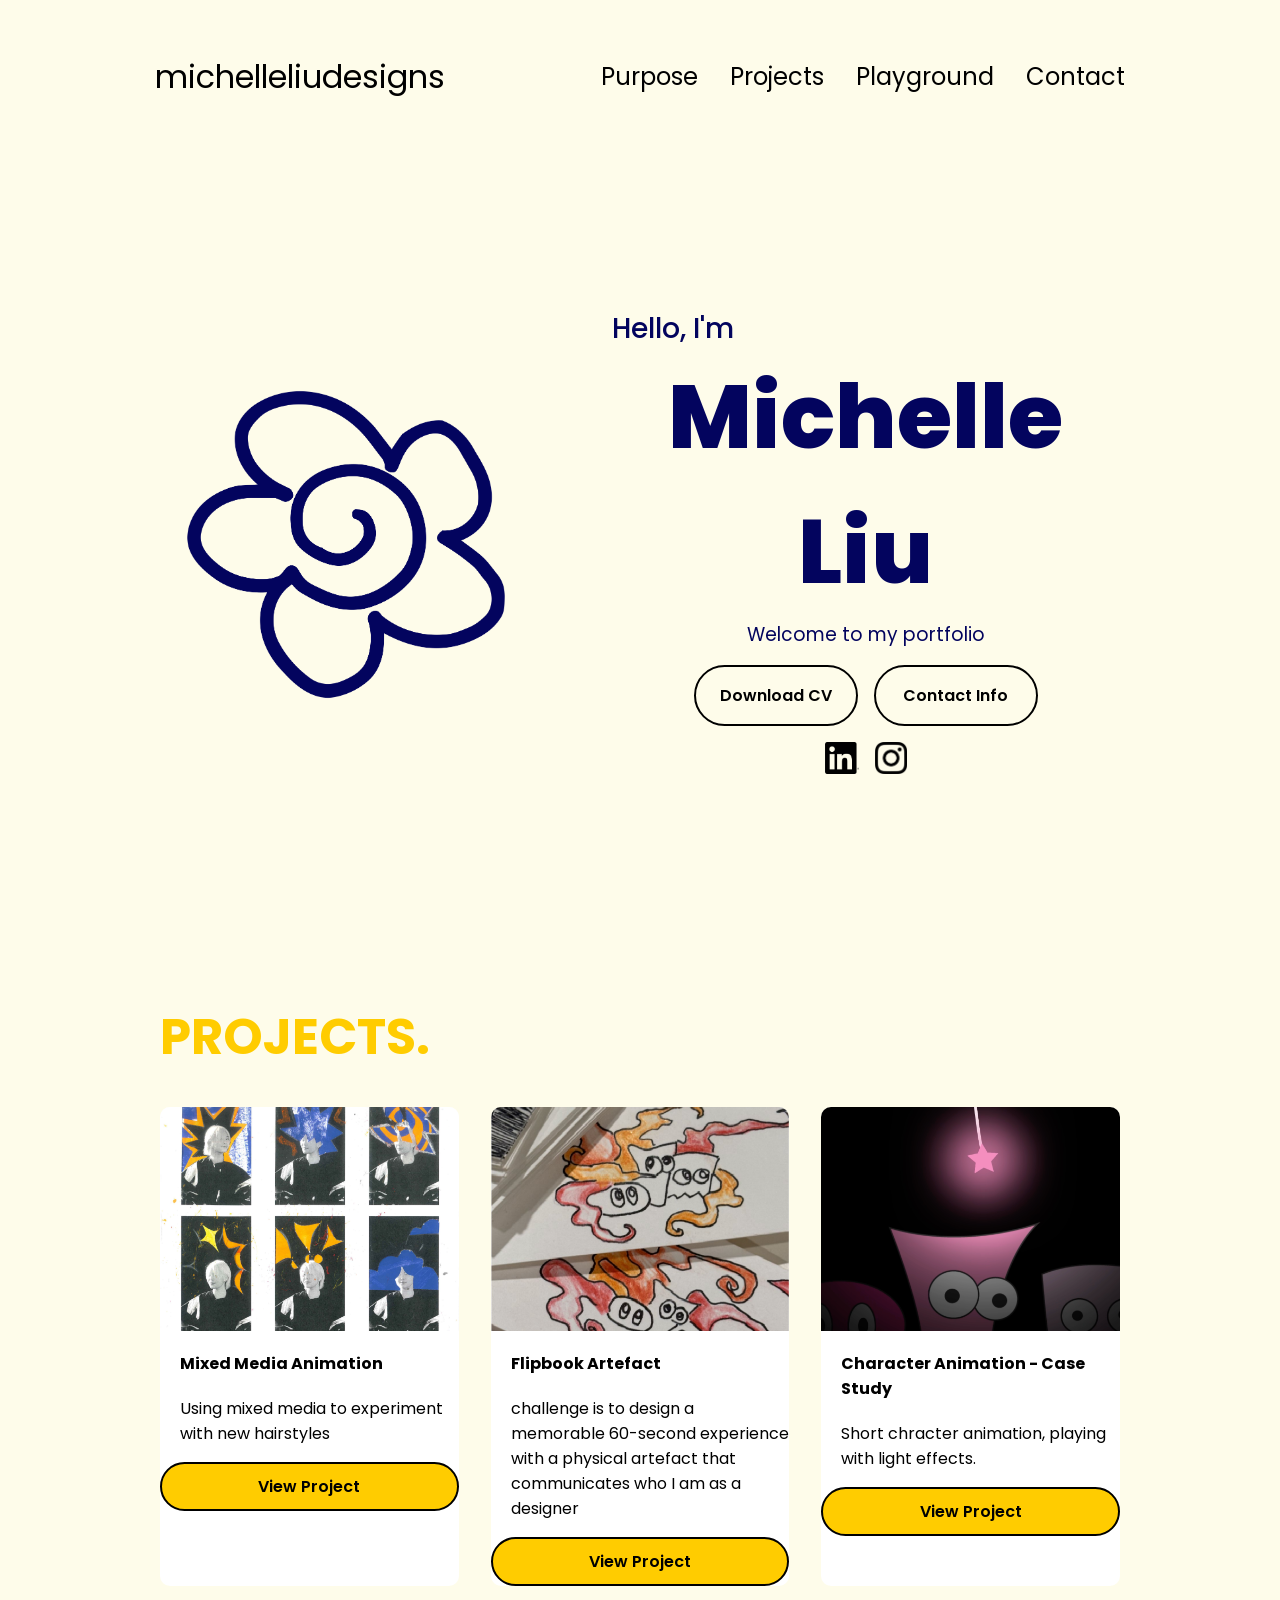
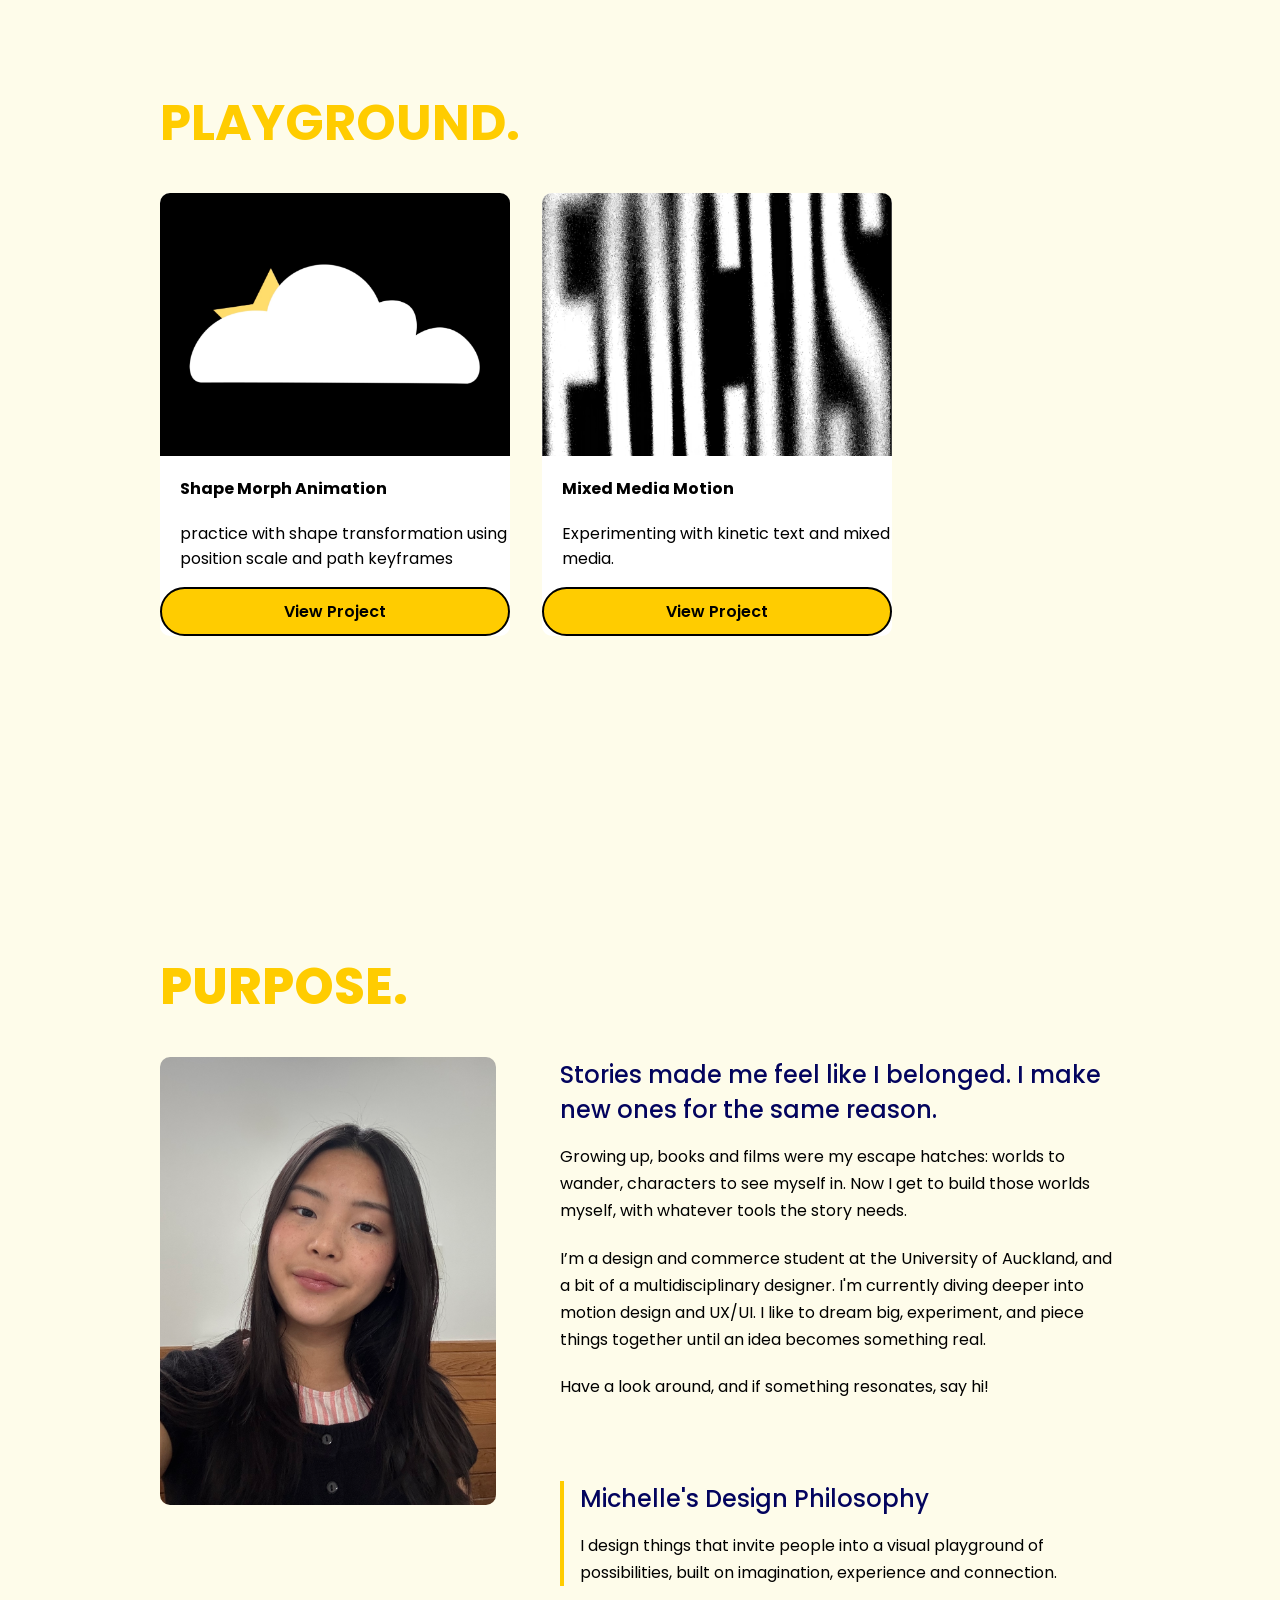
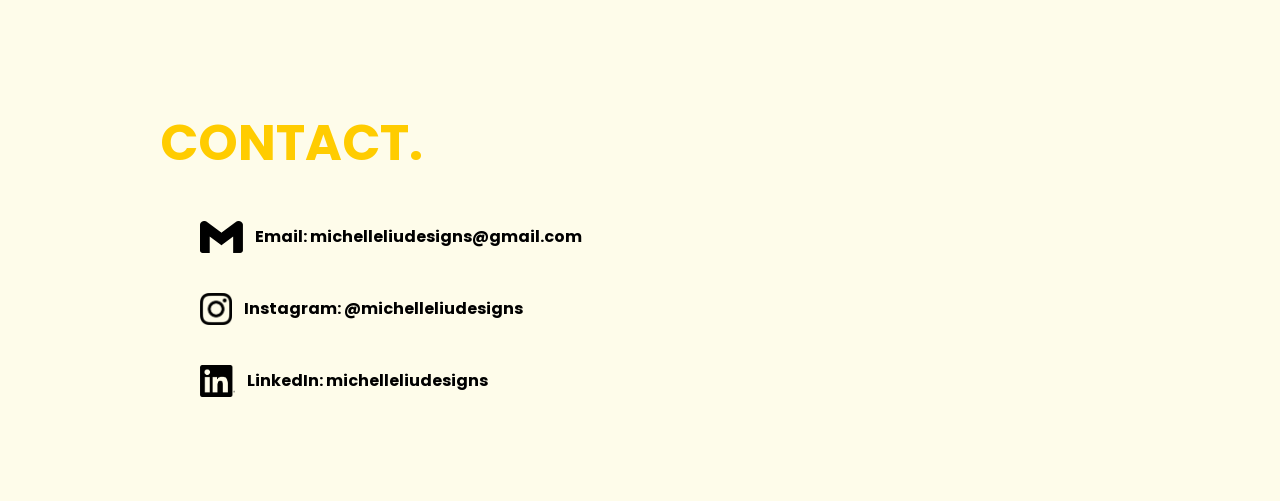
<file: index.html>
<!DOCTYPE html>
<html lang="en">

  <head>
    <meta charset="utf-8"/>
    <meta name="viewport" content="width=device-width, initial-scale=1"/>
    <meta name="description" content="Michelle Liu's Design Portfolio"/>
    <title>Michelle Liu | Portfolio</title>
    <link rel="icon" href="images/favicon-32x32.png" type="image/png" sizes = "32x32"/>
    <link rel="icon" href="images/favicon-16x16.png" type="image/png" sizes = "16x16"/>
    <link rel="preconnect" href="https://fonts.googleapis.com">
    <link rel="preconnect" href="https://fonts.gstatic.com" crossorigin>
    <link href="https://fonts.googleapis.com/css2?family=Poppins:ital,wght@0,100;0,200;0,300;0,400;0,500;0,600;0,700;0,800;0,900;1,100;1,200;1,300;1,400;1,500;1,600;1,700;1,800;1,900&display=swap" rel="stylesheet">
    <link rel="stylesheet" href="style.css">
    <link rel="stylesheet" href="mediaqueries.css">
  </head>
  <body>
      <nav id="desktop-nav">
        <div class = "logo">michelleliudesigns</div>
        <div>
          <ul class="nav-links">
            <li><a href="#about">Purpose</a></li>
            <li><a href="#projects">Projects</a></li>
            <li><a href="#playground">Playground</a></li>
            <li><a href="#contact">Contact</a></li>
          </ul>
        </div>
      </nav>
      <nav id="hamburger-nav">
        <div class = "logo"> Michelle Liu</div>
        <div class = "hamburger-menu">
          <div class = "hamburger-icon" onclick="toggleMenu()">
            <span></span>
            <span></span>
            <span></span>
          </div>
          <div class="menu-links">
            <li><a href="#about" onclick="toggleMenu()">About</a></li>
            <li><a href="#projects" onclick="toggleMenu()">Projects</a></li>
            <li><a href="#playground" onclick="toggleMenu()">Playground</a></li>
            <li><a href="#contact" onclick="toggleMenu()">Contact</a></li>
          </div>
        </div>
      </nav>

      <section id ="hero">
        <div class="hero-container">
          <img src="images/logo.png" alt="michelleliudesigns logo" class="hero-img"/>
        </div>
        <div class = "hero-text">
          <h2>Hello, I'm</h2> 
          <h1 class="hero-h1"> Michelle Liu </h1>
          <h3>Welcome to my portfolio</h3>

          <div class = "hero-buttons">
          <a href="documents/michelleliu-cv.pdf" class="btn cv-button" target="_blank" rel="noopener">Download CV</a>
          <a href="#contact" class="btn contact-button">Contact Info</a>
        </div>

          <div class = "hero-socials">
            <a href="https://www.linkedin.com/in/michelleliudesigns/">
              <img src="images/linkedin-icon.png" alt="linkedin logo" class ="icon">
            </a>
            <a href="https://www.instagram.com/michelleliudesigns/">
              <img src="images/instagram-icon.png" alt="instagram logo" class ="icon">
            </a>
          </div>

      </section>

      <section id="projects">
        <h2>PROJECTS.</h2>
        <div class="project-cards-container">

          <a href="project_mixedmedia.html" class="project-card">
            <img src="images/projectcoverpages-02.png" alt="Mixed Media Animation Thumbnail"/>
            <h4>Mixed Media Animation</h4>
            <p>Using mixed media to experiment with new hairstyles</p>
            <span class="yellow-button">View Project</span>
          </a>

          <a href="project_flipbook.html" class="project-card">
            <img src="images/projectcoverpages-03.png" alt="Flipbook Artefact Thumbnail"/>
            <h4>Flipbook Artefact</h4>
             <p>challenge is to design a memorable 60-second experience with a physical artefact that communicates who I am as a designer</p>
            <span class="yellow-button">View Project</span>
          </a>

          <a href="project_characteranimation.html" class="project-card">
            <img src="images/projectcoverpages-05.png" alt="portfolio project thumbnail"/>
            <h4>Character Animation - Case Study</h4>
            <p>Short chracter animation, playing with light effects. </p>
            <span class="yellow-button">View Project</span>
          </a>
        </div>

        </div>
      </section>

      <section id="playground">
        <h2>PLAYGROUND.</h2>
        <div class="project-cards-container">
          <a href="project_shapemorph.html" class="project-card">
            <img src="images/projectcoverpages-01vid.png" alt="Shape Morph Animation Thumbnail"/>
            <h4>Shape Morph Animation</h4>
            <p>practice with shape transformation using position scale and path keyframes</p>
            <span class="yellow-button">View Project</span>
          </a>

          <a href="project_mixedmediaexperiment.html" class="project-card">
            <img src="images/projectcoverpages-04.png" alt="portfolio project thumbnail"/>
            <h4>Mixed Media Motion</h4>
            <p>Experimenting with kinetic text and mixed media. </p>
            <span class="yellow-button">View Project</span>
          </a>
      </section>

      <section id="about"> 
        <h2>PURPOSE.</h2>

        <div class="purpose-section">
        
          <!----left column---->
          <div class="about-side"> 
            <img src="images/michelleliuprofilephoto.jpg" alt="Michelle Liu" class="about-img"/>
          </div>
          
          <!----right column---->
          <div class="about-text"> 
            <h3>Stories made me feel like I belonged. I make new ones for the same reason.</h3>
            <p>Growing up, books and films were my escape hatches: worlds to wander, characters to see myself in. Now I get to build those worlds myself, with whatever tools the story needs.</p>
            <p>I’m a design and commerce student at the University of Auckland, and a bit of a multidisciplinary designer. I'm currently diving deeper into motion design and UX/UI. I like to dream big, experiment, and piece things together until an idea becomes something real.</p>
            <p>Have a look around, and if something resonates, say hi!</p>

            <div class="philosophy">
              <h3> Michelle's Design Philosophy</h3>
              <p>I design things that invite people into a visual playground of possibilities, built on imagination, experience and connection.</p>
            </div>
          </div>
      </div>
      </section>

      <section id="contact">
        <h2>CONTACT.</h2>
            <a href = "mailto:michelleliudesigns@gmail.com"> 
              <img src="images/gmail-icon.png" alt="gmail logo" class ="icon"/>
              <h4>Email: michelleliudesigns@gmail.com</h4>
            </a>
            
            <a href = "https://www.instagram.com/michelleliudesigns/"> 
              <img src="images/instagram-icon.png" alt="instagram logo" class ="icon"/>
              <h4>Instagram: @michelleliudesigns</h4>
            </a>

            <a href = "https://www.linkedin.com/in/michelleliudesigns/"> 
              <img src="images/linkedin-icon.png" alt="linkedin logo" class ="icon"/>
              <h4>LinkedIn: michelleliudesigns</h4>
            </a>
      </section>
      <script src="script.js"></script>
  </body>
  <footer>
  </footer>

</html>
</file>
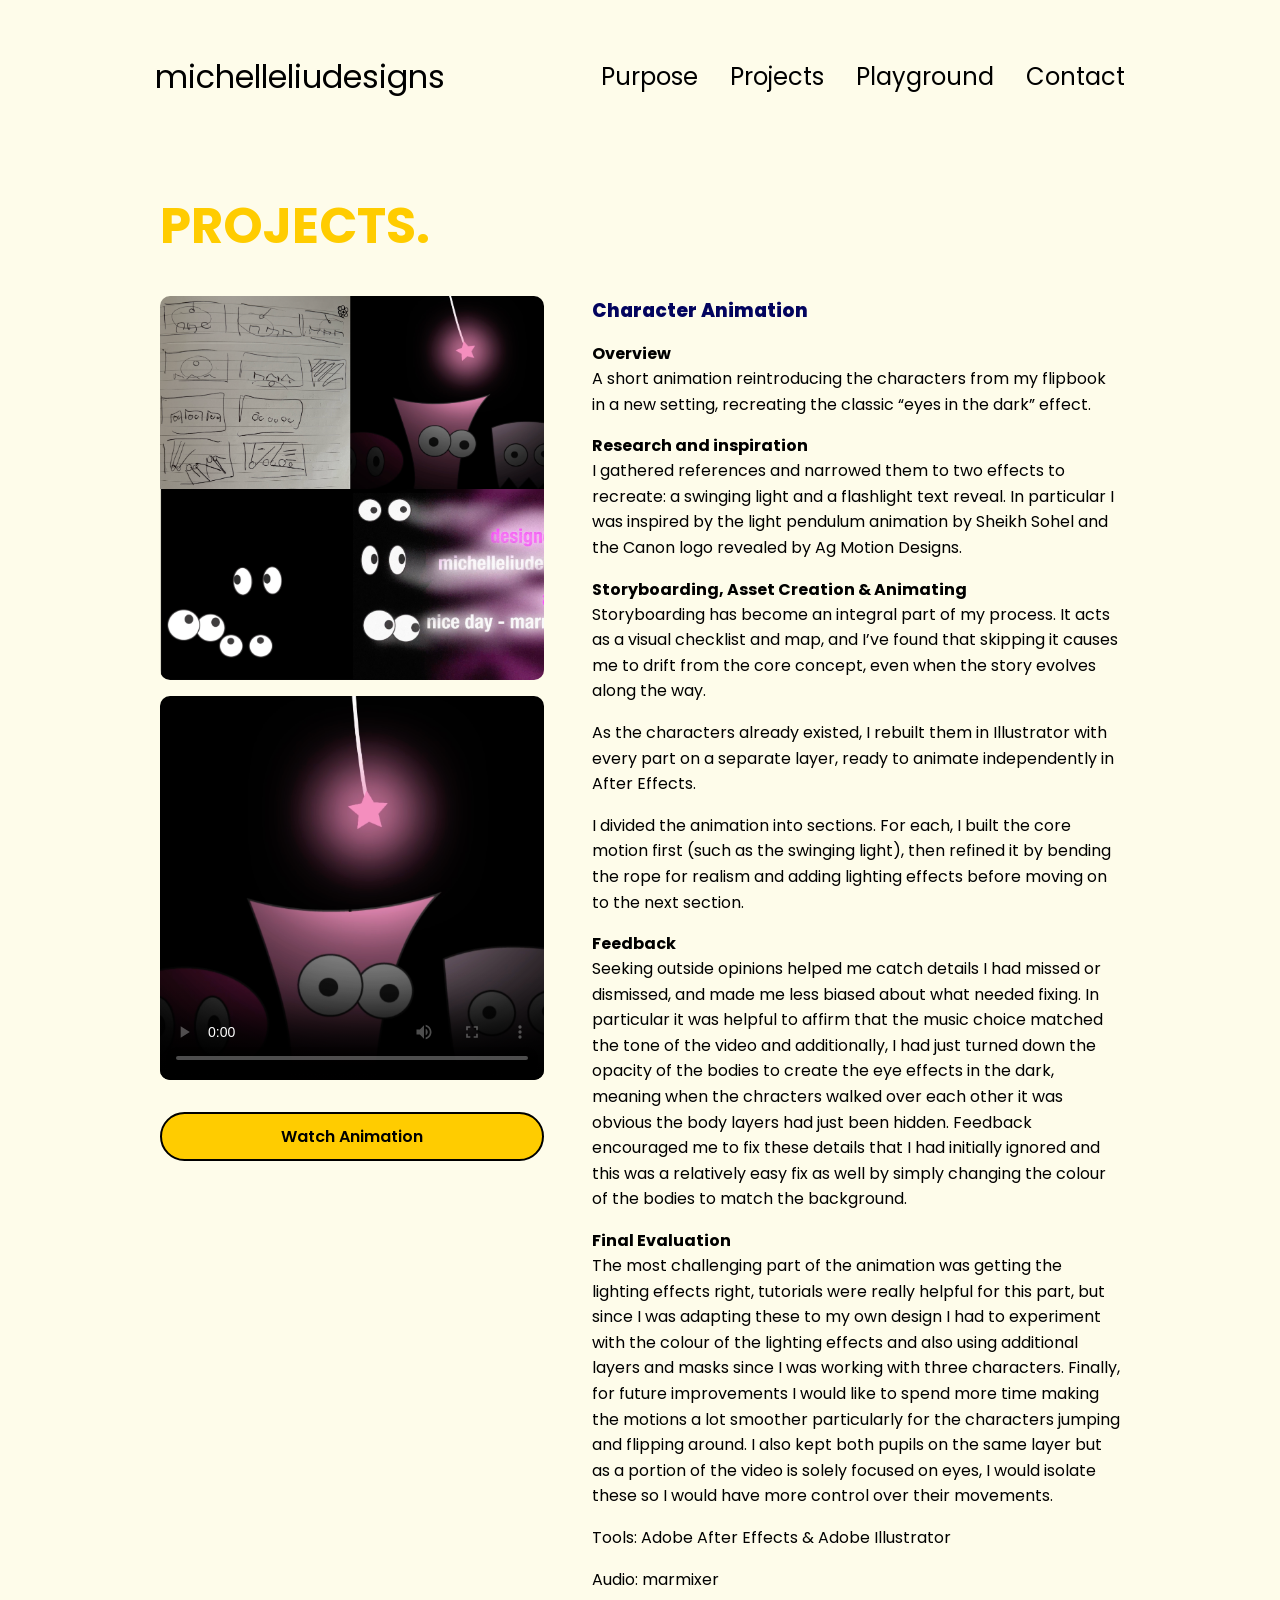
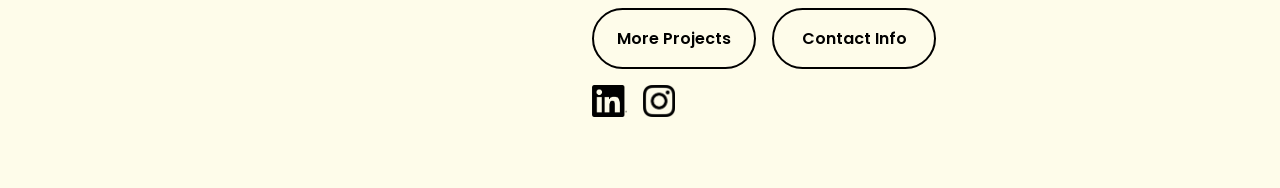
<file: project_characteranimation.html>
<!DOCTYPE html>
<html lang="en">

  <head>
    <meta charset="utf-8"/>
    <meta name="viewport" content="width=device-width, initial-scale=1"/>
    <meta name="description" content="Michelle Liu's Design Portfolio"/>
    <title>Michelle Liu | Portfolio</title>
    <link rel="icon" href="images/favicon-32x32.png" type="image/png" sizes = "32x32"/>
    <link rel="icon" href="images/favicon-16x16.png" type="image/png" sizes = "16x16"/>
    <link rel="preconnect" href="https://fonts.googleapis.com">
    <link rel="preconnect" href="https://fonts.gstatic.com" crossorigin>
    <link href="https://fonts.googleapis.com/css2?family=Poppins:ital,wght@0,100;0,200;0,300;0,400;0,500;0,600;0,700;0,800;0,900;1,100;1,200;1,300;1,400;1,500;1,600;1,700;1,800;1,900&display=swap" rel="stylesheet">
    <link rel="stylesheet" href="style.css">
    <link rel="stylesheet" href="mediaqueries.css">
  </head>
  <body>
      <nav id="desktop-nav">
       <div class="logo"><a href="index.html">michelleliudesigns</a></div> 
        <div>
          <ul class="nav-links">
            <li><a href="index.html#about">Purpose</a></li>
            <li><a href="index.html#projects">Projects</a></li>
            <li><a href="index.html#playground">Playground</a></li>
            <li><a href="index.html#contact">Contact</a></li>
          </ul>
        </div>
      </nav>
      <nav id="hamburger-nav">
        <div class="logo"><a href="index.html">Michelle Liu</a></div> 
        <div class = "hamburger-menu">
          <div class = "hamburger-icon" onclick="toggleMenu()">
            <span></span>
            <span></span>
            <span></span>
          </div>
          <div class="menu-links">
            <li><a href="index.html#about" onclick="toggleMenu()">About</a></li>
            <li><a href="index.html#projects" onclick="toggleMenu()">Projects</a></li>
            <li><a href="index.html#playground" onclick="toggleMenu()">Playground</a></li>
            <li><a href="index.html#contact" onclick="toggleMenu()">Contact</a></li>
          </div>
        </div>
      </nav>
      
      <section id ="project-overview">
        <h2>PROJECTS.</h2>
         <div class="project-layout">
            <div class="mainprojectimage">
            <img src="images/projectcoverpages-5.png" alt="Shape Morph Animation Thumbnail" class="project-image"/>
            <video controls poster="images/projectcoverpages-05.png" class="project-video">
                <source src="documents/characterani.mp4" type="video/mp4">Your browser doesn't support video.
            </video>
            <a href="documents/characterani.mp4" class="yellow-button" target="_blank" rel="noopener">Watch Animation</a>
            </div>
            

            <div class = "project-text">
            <h3>Character Animation</h3>

             <h4>Overview</h4>
            <p>A short animation reintroducing the characters from my flipbook in a new setting, recreating the classic “eyes in the dark” effect.</p>


             <h4>Research and inspiration</h4>
            <p>I gathered references and narrowed them to two effects to recreate: a swinging light and a flashlight text reveal. In particular I was inspired by the light pendulum animation by Sheikh Sohel and the Canon logo revealed by Ag Motion Designs.</p>

             <h4>Storyboarding, Asset Creation & Animating</h4>
            <p>Storyboarding has become an integral part of my process. It acts as a visual checklist and map, and I’ve found that skipping it causes me to drift from the core concept, even when the story evolves along the way.</p>
            <p>As the characters already existed, I rebuilt them in Illustrator with every part on a separate layer, ready to animate independently in After Effects.</p>
            <p>I divided the animation into sections. For each, I built the core motion first (such as the swinging light), then refined it by bending the rope for realism and adding lighting effects before moving on to the next section. </p>

             <h4>Feedback</h4>
            <p>Seeking outside opinions helped me catch details I had missed or dismissed, and made me less biased about what needed fixing. In particular it was helpful to affirm that the music choice matched the tone of the video and additionally, I had just turned down the opacity of the bodies to create the eye effects in the dark, meaning when the chracters walked over each other it was obvious the body layers had just been hidden. Feedback encouraged me to fix these details that I had initially ignored and this was a relatively easy fix as well by simply changing the colour of the bodies to match the background.</p>

             <h4>Final Evaluation</h4>
            <p>The most challenging part of the animation was getting the lighting effects right, tutorials were really helpful for this part, but since I was adapting these to my own design I had to experiment with the colour of the lighting effects and also using additional layers and masks since I was working with three characters. Finally, for future improvements I would like to spend more time making the motions a lot smoother particularly for the characters jumping and flipping around. I also kept both pupils on the same layer but as a portion of the video is solely focused on eyes, I would isolate these so I would have more control over their movements.</p>

            <p>Tools: Adobe After Effects & Adobe Illustrator</p>
            <p>Audio: marmixer</p>

            <div class = "hero-buttons">       
                <a href="index.html#projects" class="btn contact-button">More Projects</a>
                <a href="index.html#contact" class="btn contact-button">Contact Info</a>
            </div>

            <div class = "hero-socials">
                <a href="https://www.linkedin.com/in/michelleliudesigns/">
                <img src="images/linkedin-icon.png" alt="linkedin logo" class ="icon">
                </a>
                <a href="https://www.instagram.com/michelleliudesigns/">
                    <img src="images/instagram-icon.png" alt="instagram logo" class ="icon">
                </a>

          </div>
        </div>
    </section>
    <script src="script.js"></script>
</body>
</html>
</file>
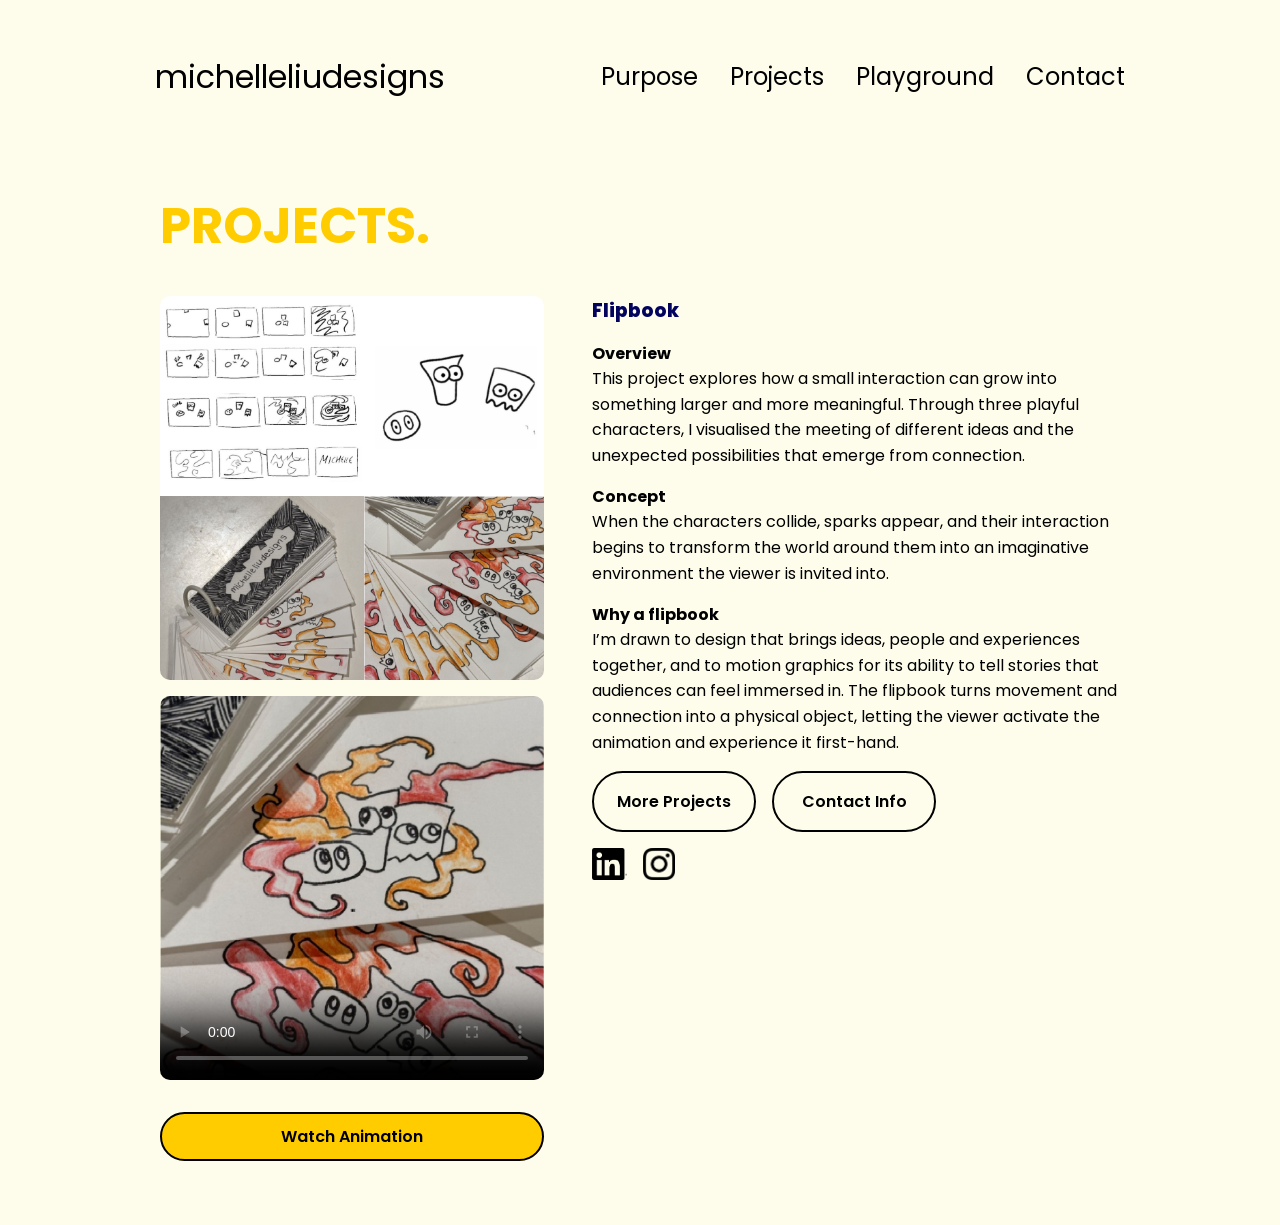
<file: project_flipbook.html>
<!DOCTYPE html>
<html lang="en">

  <head>
    <meta charset="utf-8"/>
    <meta name="viewport" content="width=device-width, initial-scale=1"/>
    <meta name="description" content="Michelle Liu's Design Portfolio"/>
    <title>Michelle Liu | Portfolio</title>
    <link rel="icon" href="images/favicon-32x32.png" type="image/png" sizes = "32x32"/>
    <link rel="icon" href="images/favicon-16x16.png" type="image/png" sizes = "16x16"/>
    <link rel="preconnect" href="https://fonts.googleapis.com">
    <link rel="preconnect" href="https://fonts.gstatic.com" crossorigin>
    <link href="https://fonts.googleapis.com/css2?family=Poppins:ital,wght@0,100;0,200;0,300;0,400;0,500;0,600;0,700;0,800;0,900;1,100;1,200;1,300;1,400;1,500;1,600;1,700;1,800;1,900&display=swap" rel="stylesheet">
    <link rel="stylesheet" href="style.css">
    <link rel="stylesheet" href="mediaqueries.css">
  </head>
  <body>
      <nav id="desktop-nav">
       <div class="logo"><a href="index.html">michelleliudesigns</a></div> 
        <div>
          <ul class="nav-links">
            <li><a href="index.html#about">Purpose</a></li>
            <li><a href="index.html#projects">Projects</a></li>
            <li><a href="index.html#playground">Playground</a></li>
            <li><a href="index.html#contact">Contact</a></li>
          </ul>
        </div>
      </nav>
      <nav id="hamburger-nav">
        <div class="logo"><a href="index.html">Michelle Liu</a></div> 
        <div class = "hamburger-menu">
          <div class = "hamburger-icon" onclick="toggleMenu()">
            <span></span>
            <span></span>
            <span></span>
          </div>
          <div class="menu-links">
            <li><a href="index.html#about" onclick="toggleMenu()">About</a></li>
            <li><a href="index.html#projects" onclick="toggleMenu()">Projects</a></li>
            <li><a href="index.html#playground" onclick="toggleMenu()">Playground</a></li>
            <li><a href="index.html#contact" onclick="toggleMenu()">Contact</a></li>
          </div>
        </div>
      </nav>
      
      <section id ="project-overview">
        <h2>PROJECTS.</h2>
         <div class="project-layout">
            <div class="mainprojectimage">
            <img src="images/projectcoverpages-3.png" alt="Shape Morph Animation Thumbnail" class="project-image"/>
            <video controls poster="images/projectcoverpages-03.png" class="project-video">
                <source src="documents/flipbook.mp4" type="video/mp4">Your browser doesn't support video.
            </video>
            <a href="documents/flipbook.mp4" class="yellow-button" target="_blank" rel="noopener">Watch Animation</a>
            </div>
            

            <div class = "project-text">
            <h3>Flipbook</h3>
            <h4>Overview</h4>
            <p>This project explores how a small interaction can grow into something larger and more meaningful. Through three playful characters, I visualised the meeting of different ideas and the unexpected possibilities that emerge from connection.</p>

            <h4>Concept</h4>
            <p>When the characters collide, sparks appear, and their interaction begins to transform the world around them into an imaginative environment the viewer is invited into.</p>

            <h4>Why a flipbook</h4>
            <p>I’m drawn to design that brings ideas, people and experiences together, and to motion graphics for its ability to tell stories that audiences can feel immersed in. The flipbook turns movement and connection into a physical object, letting the viewer activate the animation and experience it first-hand.</p>

            <div class = "hero-buttons">       
                <a href="index.html#projects" class="btn contact-button">More Projects</a>
                <a href="index.html#contact" class="btn contact-button">Contact Info</a>
            </div>

            <div class = "hero-socials">
                <a href="https://www.linkedin.com/in/michelleliudesigns/">
                <img src="images/linkedin-icon.png" alt="linkedin logo" class ="icon">
                </a>
                <a href="https://www.instagram.com/michelleliudesigns/">
                    <img src="images/instagram-icon.png" alt="instagram logo" class ="icon">
                </a>

          </div>
        </div>
    </section>
    <script src="script.js"></script>
</body>
</html>
</file>
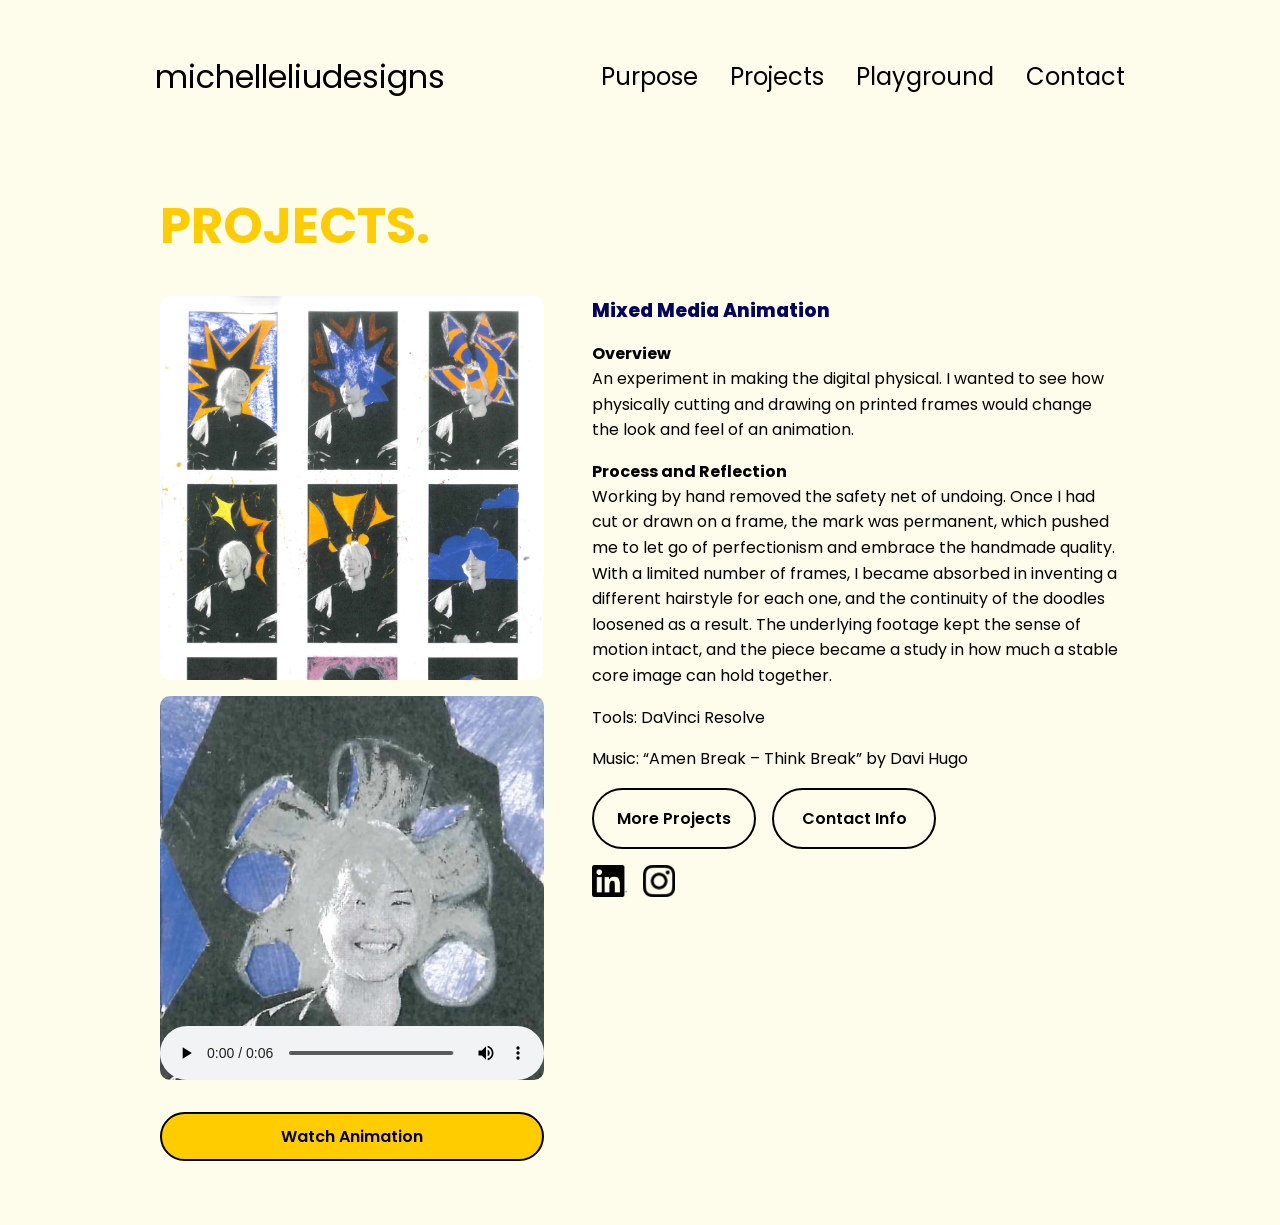
<file: project_mixedmedia.html>
<!DOCTYPE html>
<html lang="en">

  <head>
    <meta charset="utf-8"/>
    <meta name="viewport" content="width=device-width, initial-scale=1"/>
    <meta name="description" content="Michelle Liu's Design Portfolio"/>
    <title>Michelle Liu | Portfolio</title>
    <link rel="icon" href="images/favicon-32x32.png" type="image/png" sizes = "32x32"/>
    <link rel="icon" href="images/favicon-16x16.png" type="image/png" sizes = "16x16"/>
    <link rel="preconnect" href="https://fonts.googleapis.com">
    <link rel="preconnect" href="https://fonts.gstatic.com" crossorigin>
    <link href="https://fonts.googleapis.com/css2?family=Poppins:ital,wght@0,100;0,200;0,300;0,400;0,500;0,600;0,700;0,800;0,900;1,100;1,200;1,300;1,400;1,500;1,600;1,700;1,800;1,900&display=swap" rel="stylesheet">
    <link rel="stylesheet" href="style.css">
    <link rel="stylesheet" href="mediaqueries.css">
  </head>
  <body>
      <nav id="desktop-nav">
       <div class="logo"><a href="index.html">michelleliudesigns</a></div> 
        <div>
          <ul class="nav-links">
            <li><a href="index.html#about">Purpose</a></li>
            <li><a href="index.html#projects">Projects</a></li>
            <li><a href="index.html#playground">Playground</a></li>
            <li><a href="index.html#contact">Contact</a></li>
          </ul>
        </div>
      </nav>
      <nav id="hamburger-nav">
        <div class="logo"><a href="index.html">Michelle Liu</a></div> 
        <div class = "hamburger-menu">
          <div class = "hamburger-icon" onclick="toggleMenu()">
            <span></span>
            <span></span>
            <span></span>
          </div>
          <div class="menu-links">
            <li><a href="index.html#about" onclick="toggleMenu()">About</a></li>
            <li><a href="index.html#projects" onclick="toggleMenu()">Projects</a></li>
            <li><a href="index.html#playground" onclick="toggleMenu()">Playground</a></li>
            <li><a href="index.html#contact" onclick="toggleMenu()">Contact</a></li>
          </div>
        </div>
      </nav>
      
      <section id ="project-overview">
        <h2>PROJECTS.</h2>
         <div class="project-layout">
            <div class="mainprojectimage">
            <img src="images/projectcoverpages-02.png" alt="Shape Morph Animation Thumbnail" class="project-image"/>
            <video controls poster="images/projectcoverpages-2.png" class="project-video">
                <source src="documents/mixedmediaanimation.mp4" type="video/mp4">Your browser doesn't support video.
            </video>
            <a href="documents/mixedmediaanimation.mp4" class="yellow-button" target="_blank" rel="noopener">Watch Animation</a>
            </div>
            

            <div class = "project-text">
            <h3>Mixed Media Animation</h3>
            <h4>Overview</h4>
            <p>An experiment in making the digital physical. I wanted to see how physically cutting and drawing on printed frames would change the look and feel of an animation.</p>
            
            <h4>Process and Reflection</h4>
            <p>Working by hand removed the safety net of undoing. Once I had cut or drawn on a frame, the mark was permanent, which pushed me to let go of perfectionism and embrace the handmade quality. With a limited number of frames, I became absorbed in inventing a different hairstyle for each one, and the continuity of the doodles loosened as a result. The underlying footage kept the sense of motion intact, and the piece became a study in how much a stable core image can hold together.</p>
            
            <p>Tools: DaVinci Resolve</p>
            <p>Music: “Amen Break – Think Break” by Davi Hugo</p>

            <div class = "hero-buttons">       
                <a href="index.html#projects" class="btn contact-button">More Projects</a>
                <a href="index.html#contact" class="btn contact-button">Contact Info</a>
            </div>

            <div class = "hero-socials">
                <a href="https://www.linkedin.com/in/michelleliudesigns/">
                <img src="images/linkedin-icon.png" alt="linkedin logo" class ="icon">
                </a>
                <a href="https://www.instagram.com/michelleliudesigns/">
                    <img src="images/instagram-icon.png" alt="instagram logo" class ="icon">
                </a>

          </div>
        </div>
    </section>
    <script src="script.js"></script>
</body>
</html>
</file>
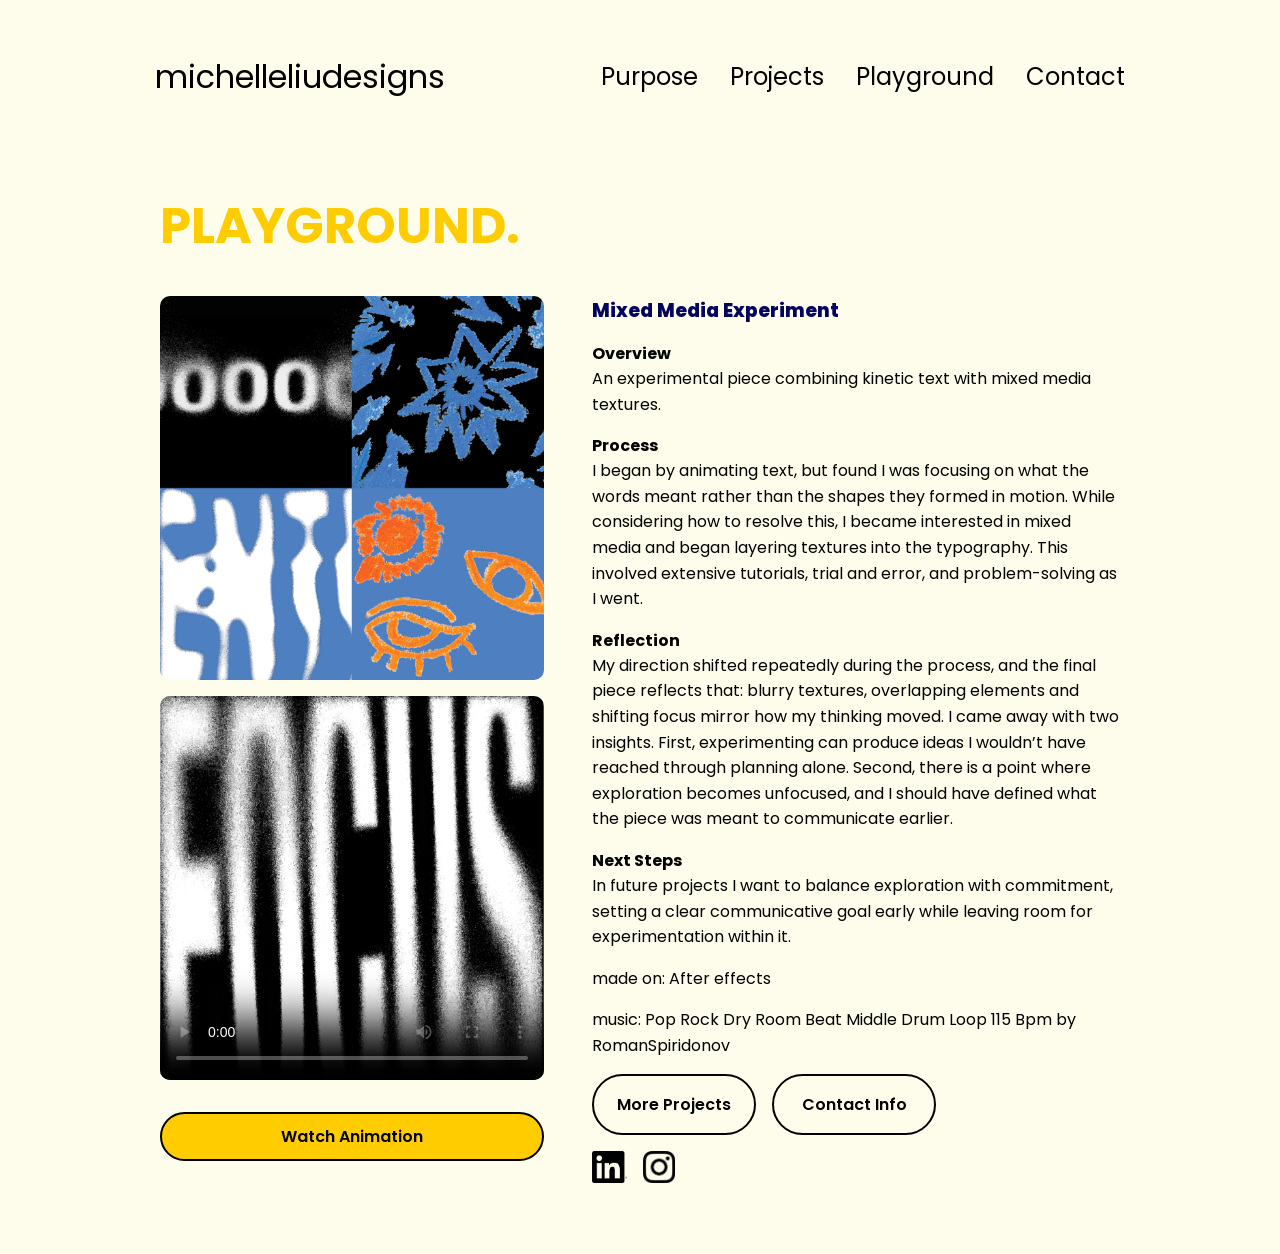
<file: project_mixedmediaexperiment.html>
<!DOCTYPE html>
<html lang="en">

  <head>
    <meta charset="utf-8"/>
    <meta name="viewport" content="width=device-width, initial-scale=1"/>
    <meta name="description" content="Michelle Liu's Design Portfolio"/>
    <title>Michelle Liu | Portfolio</title>
    <link rel="icon" href="images/favicon-32x32.png" type="image/png" sizes = "32x32"/>
    <link rel="icon" href="images/favicon-16x16.png" type="image/png" sizes = "16x16"/>
    <link rel="preconnect" href="https://fonts.googleapis.com">
    <link rel="preconnect" href="https://fonts.gstatic.com" crossorigin>
    <link href="https://fonts.googleapis.com/css2?family=Poppins:ital,wght@0,100;0,200;0,300;0,400;0,500;0,600;0,700;0,800;0,900;1,100;1,200;1,300;1,400;1,500;1,600;1,700;1,800;1,900&display=swap" rel="stylesheet">
    <link rel="stylesheet" href="style.css">
    <link rel="stylesheet" href="mediaqueries.css">
  </head>
  <body>
      <nav id="desktop-nav">
       <div class="logo"><a href="index.html">michelleliudesigns</a></div> 
        <div>
          <ul class="nav-links">
            <li><a href="index.html#about">Purpose</a></li>
            <li><a href="index.html#projects">Projects</a></li>
            <li><a href="index.html#playground">Playground</a></li>
            <li><a href="index.html#contact">Contact</a></li>
          </ul>
        </div>
      </nav>
      <nav id="hamburger-nav">
        <div class="logo"><a href="index.html">Michelle Liu</a></div> 
        <div class = "hamburger-menu">
          <div class = "hamburger-icon" onclick="toggleMenu()">
            <span></span>
            <span></span>
            <span></span>
          </div>
          <div class="menu-links">
            <li><a href="index.html#about" onclick="toggleMenu()">About</a></li>
            <li><a href="index.html#projects" onclick="toggleMenu()">Projects</a></li>
            <li><a href="index.html#playground" onclick="toggleMenu()">Playground</a></li>
            <li><a href="index.html#contact" onclick="toggleMenu()">Contact</a></li>
          </div>
        </div>
      </nav>
      
      <section id ="project-overview">
        <h2>PLAYGROUND.</h2>
         <div class="project-layout">
            <div class="mainprojectimage">
            <img src="images/projectcoverpages-4.png" alt="Shape Morph Animation Thumbnail" class="project-image"/>
            <video controls poster="images/projectcoverpages-04.png" class="project-video">
                <source src="documents/dynamictext.mp4" type="video/mp4">Your browser doesn't support video.
            </video>
            <a href="documents/dynamictext.mp4" class="yellow-button" target="_blank" rel="noopener">Watch Animation</a>
            </div>
            

            <div class = "project-text">
            <h3>Mixed Media Experiment</h3>
            
            <h4>Overview</h4>
            <p>An experimental piece combining kinetic text with mixed media textures.</p>
          

            <h4>Process</h4>
            <p>I began by animating text, but found I was focusing on what the words meant rather than the shapes they formed in motion. While considering how to resolve this, I became interested in mixed media and began layering textures into the typography. This involved extensive tutorials, trial and error, and problem-solving as I went.</p>

            <h4>Reflection</h4>
            <p>My direction shifted repeatedly during the process, and the final piece reflects that: blurry textures, overlapping elements and shifting focus mirror how my thinking moved. I came away with two insights. First, experimenting can produce ideas I wouldn’t have reached through planning alone. Second, there is a point where exploration becomes unfocused, and I should have defined what the piece was meant to communicate earlier.</p>
            
            <h4>Next Steps</h4>
            <p>In future projects I want to balance exploration with commitment, setting a clear communicative goal early while leaving room for experimentation within it.</p>

            <p>made on: After effects</p>
            <p>music: Pop Rock Dry Room Beat Middle Drum Loop 115 Bpm by RomanSpiridonov</p>

            <div class = "hero-buttons">       
                <a href="index.html#projects" class="btn contact-button">More Projects</a>
                <a href="index.html#contact" class="btn contact-button">Contact Info</a>
            </div>

            <div class = "hero-socials">
                <a href="https://www.linkedin.com/in/michelleliudesigns/">
                <img src="images/linkedin-icon.png" alt="linkedin logo" class ="icon">
                </a>
                <a href="https://www.instagram.com/michelleliudesigns/">
                    <img src="images/instagram-icon.png" alt="instagram logo" class ="icon">
                </a>

          </div>
        </div>
    </section>
    <script src="script.js"></script>
</body>
</html>
</file>
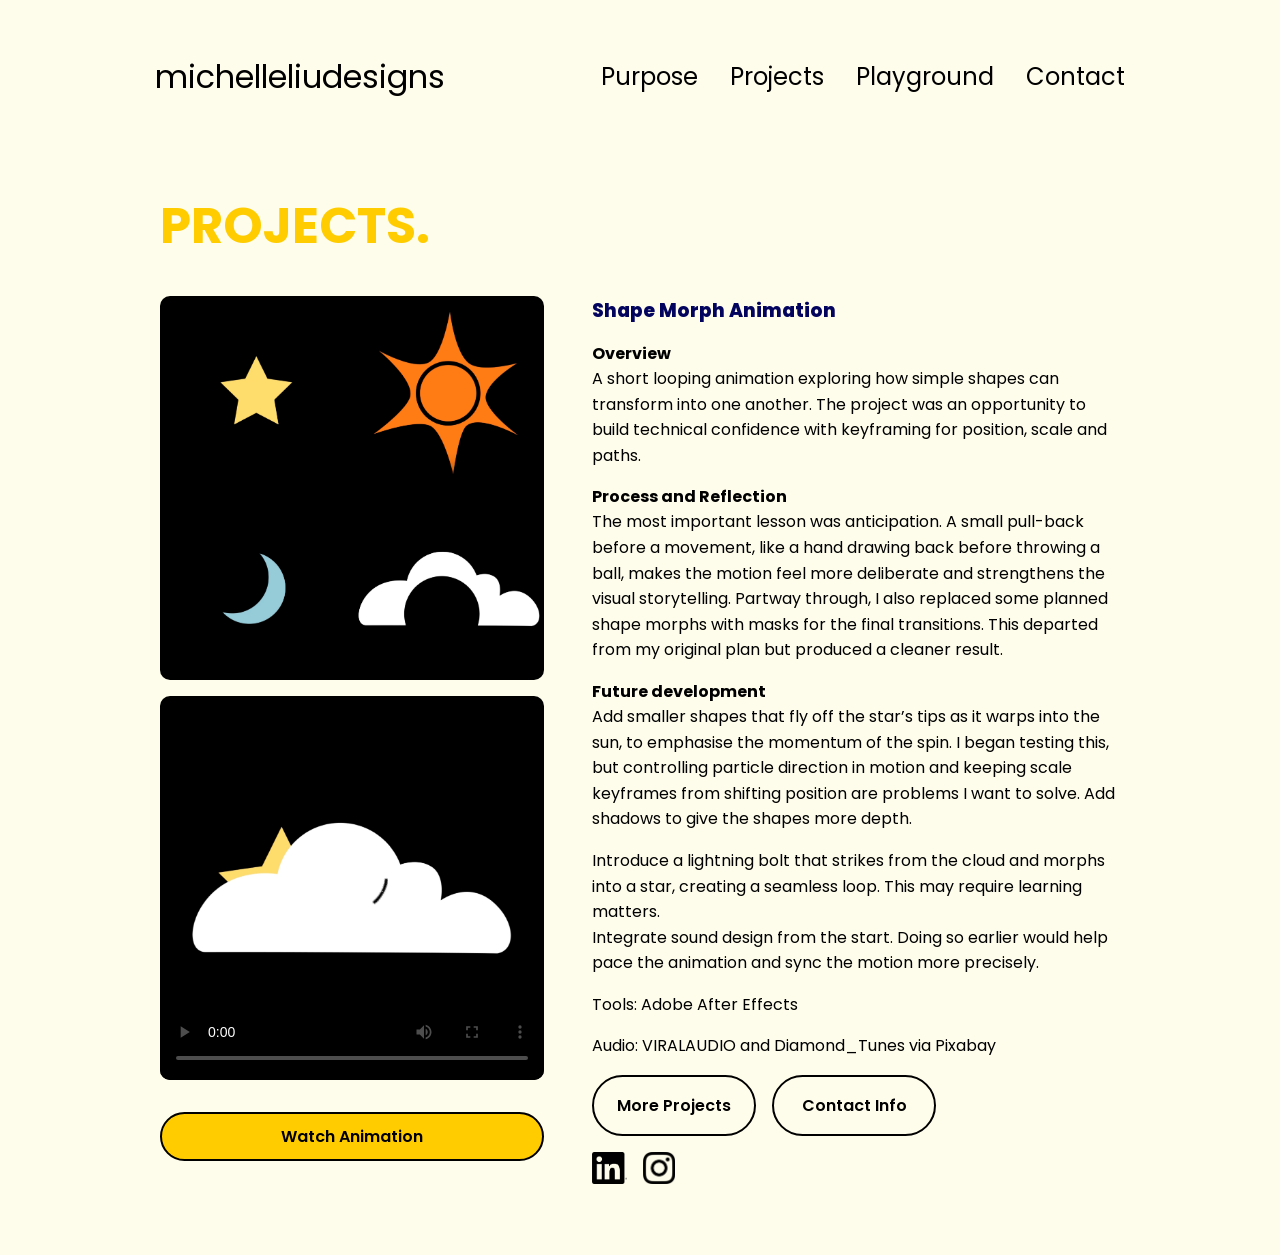
<file: project_shapemorph.html>
<!DOCTYPE html>
<html lang="en">

  <head>
    <meta charset="utf-8"/>
    <meta name="viewport" content="width=device-width, initial-scale=1"/>
    <meta name="description" content="Michelle Liu's Design Portfolio"/>
    <title>Michelle Liu | Portfolio</title>
    <link rel="icon" href="images/favicon-32x32.png" type="image/png" sizes = "32x32"/>
    <link rel="icon" href="images/favicon-16x16.png" type="image/png" sizes = "16x16"/>
    <link rel="preconnect" href="https://fonts.googleapis.com">
    <link rel="preconnect" href="https://fonts.gstatic.com" crossorigin>
    <link href="https://fonts.googleapis.com/css2?family=Poppins:ital,wght@0,100;0,200;0,300;0,400;0,500;0,600;0,700;0,800;0,900;1,100;1,200;1,300;1,400;1,500;1,600;1,700;1,800;1,900&display=swap" rel="stylesheet">
    <link rel="stylesheet" href="style.css">
    <link rel="stylesheet" href="mediaqueries.css">
  </head>
  <body>
      <nav id="desktop-nav">
       <div class="logo"><a href="index.html">michelleliudesigns</a></div> 
        <div>
          <ul class="nav-links">
            <li><a href="index.html#about">Purpose</a></li>
            <li><a href="index.html#projects">Projects</a></li>
            <li><a href="index.html#playground">Playground</a></li>
            <li><a href="index.html#contact">Contact</a></li>
          </ul>
        </div>
      </nav>
      <nav id="hamburger-nav">
        <div class="logo"><a href="index.html">Michelle Liu</a></div> 
        <div class = "hamburger-menu">
          <div class = "hamburger-icon" onclick="toggleMenu()">
            <span></span>
            <span></span>
            <span></span>
          </div>
          <div class="menu-links">
            <li><a href="index.html#about" onclick="toggleMenu()">About</a></li>
            <li><a href="index.html#projects" onclick="toggleMenu()">Projects</a></li>
            <li><a href="index.html#playground" onclick="toggleMenu()">Playground</a></li>
            <li><a href="index.html#contact" onclick="toggleMenu()">Contact</a></li>
          </div>
        </div>
      </nav>
      
      <section id ="project-overview">
        <h2>PROJECTS.</h2>
         <div class="project-layout">
            <div class="mainprojectimage">
            <img src="images/projectcoverpages-01.png" alt="Shape Morph Animation Thumbnail" class="project-image"/>
            <video controls poster="images/projectcoverpages-01vid.png" class="project-video">
                <source src="documents/celestialmorph.mp4" type="video/mp4">Your browser doesn't support video.
            </video>
            <a href="documents/celestialmorph.mp4" class="yellow-button" target="_blank" rel="noopener">Watch Animation</a>
            </div>
            

            <div class = "project-text">
            <h3>Shape Morph Animation</h3>

                <h4>Overview</h4>
                <p>A short looping animation exploring how simple shapes can transform into one another. The project was an opportunity to build technical confidence with keyframing for position, scale and paths.</p>

                <h4>Process and Reflection</h4>
                <p>The most important lesson was anticipation. A small pull-back before a movement, like a hand drawing back before throwing a ball, makes the motion feel more deliberate and strengthens the visual storytelling. Partway through, I also replaced some planned shape morphs with masks for the final transitions. This departed from my original plan but produced a cleaner result.</p>

                <h4>Future development</h4>
                <p>Add smaller shapes that fly off the star’s tips as it warps into the sun, to emphasise the momentum of the spin. I began testing this, but controlling particle direction in motion and keeping scale keyframes from shifting position are problems I want to solve. Add shadows to give the shapes more depth.</p>
                <p>Introduce a lightning bolt that strikes from the cloud and morphs into a star, creating a seamless loop. This may require learning matters.
                Integrate sound design from the start. Doing so earlier would help pace the animation and sync the motion more precisely.</p>

                <p>Tools: Adobe After Effects</p>
                <p>Audio: VIRALAUDIO and Diamond_Tunes via Pixabay</p>

            <div class = "hero-buttons">       
                <a href="index.html#projects" class="btn contact-button">More Projects</a>
                <a href="index.html#contact" class="btn contact-button">Contact Info</a>
            </div>

            <div class = "hero-socials">
                <a href="https://www.linkedin.com/in/michelleliudesigns/">
                <img src="images/linkedin-icon.png" alt="linkedin logo" class ="icon">
                </a>
                <a href="https://www.instagram.com/michelleliudesigns/">
                    <img src="images/instagram-icon.png" alt="instagram logo" class ="icon">
                </a>

          </div>
        </div>
    </section>
    <script src="script.js"></script>
</body>
</html>
</file>
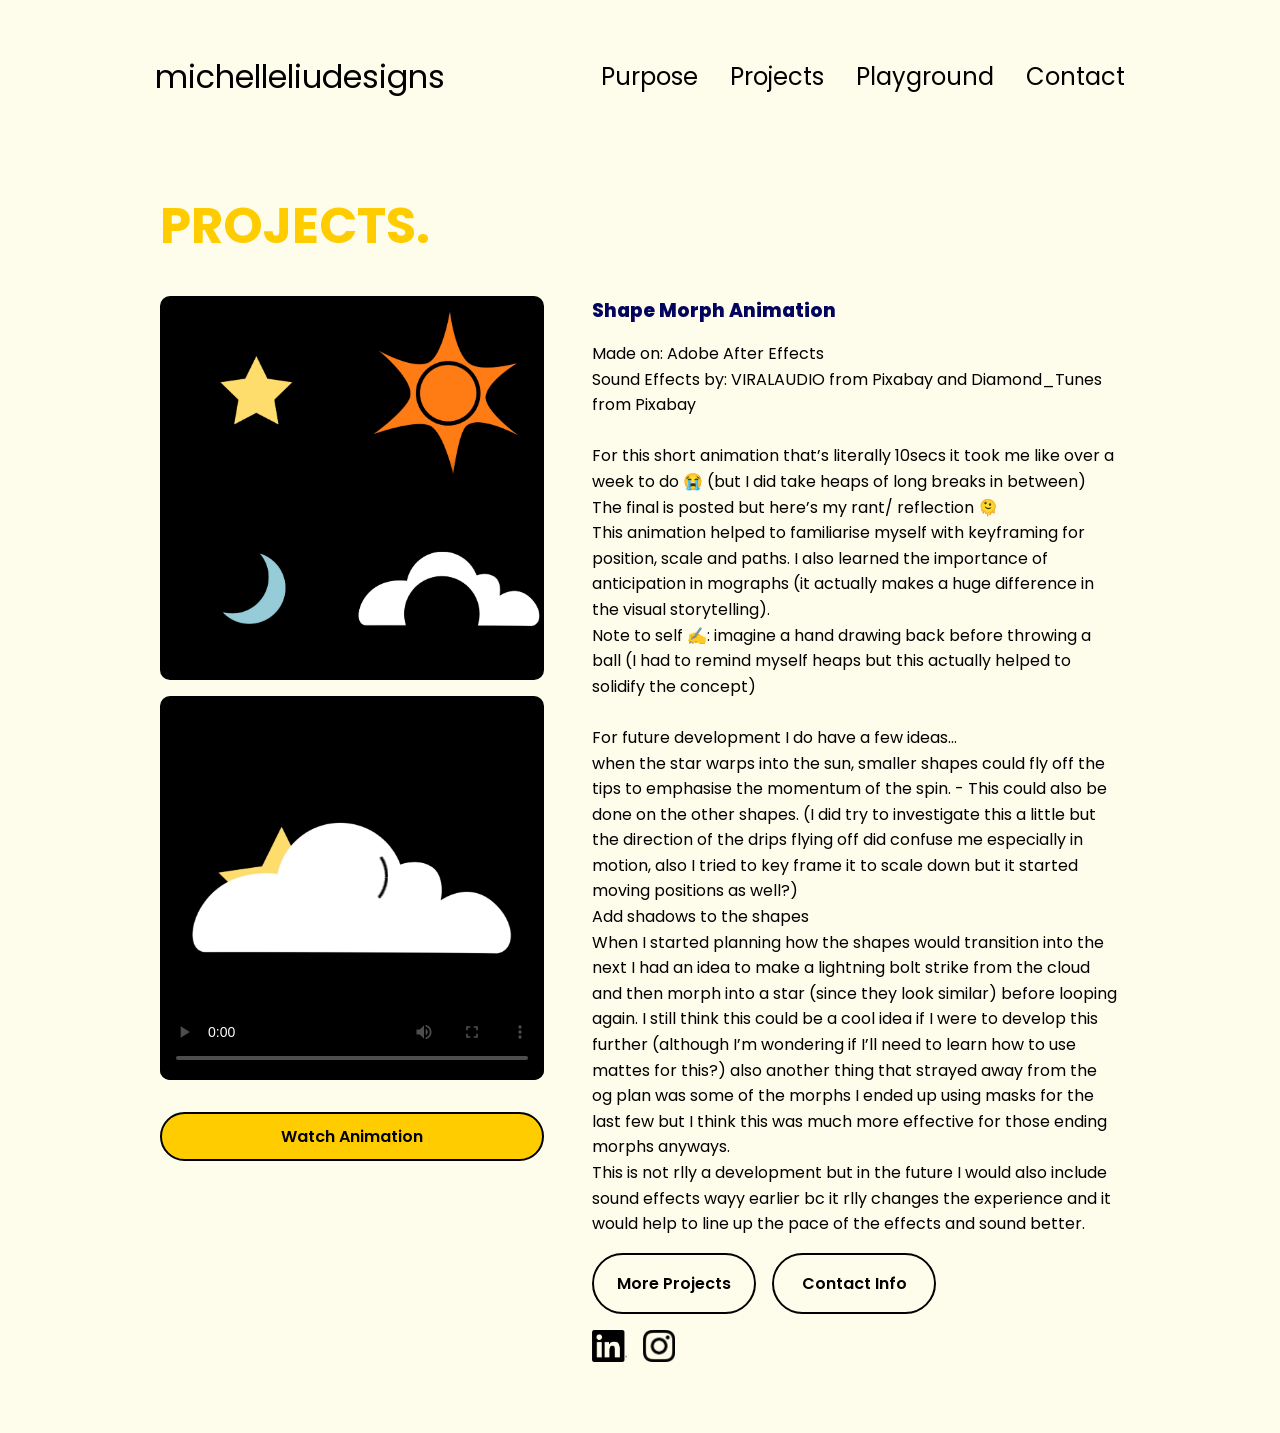
<file: projects.html>
<!DOCTYPE html>
<html lang="en">

  <head>
    <meta charset="utf-8"/>
    <meta name="viewport" content="width=device-width, initial-scale=1"/>
    <meta name="description" content="Michelle Liu's Design Portfolio"/>
    <title>Michelle Liu | Portfolio</title>
    <link rel="icon" href="images/favicon-32x32.png" type="image/png" sizes = "32x32"/>
    <link rel="icon" href="images/favicon-16x16.png" type="image/png" sizes = "16x16"/>
    <link rel="preconnect" href="https://fonts.googleapis.com">
    <link rel="preconnect" href="https://fonts.gstatic.com" crossorigin>
    <link href="https://fonts.googleapis.com/css2?family=Poppins:ital,wght@0,100;0,200;0,300;0,400;0,500;0,600;0,700;0,800;0,900;1,100;1,200;1,300;1,400;1,500;1,600;1,700;1,800;1,900&display=swap" rel="stylesheet">
    <link rel="stylesheet" href="style.css">
    <link rel="stylesheet" href="mediaqueries.css">
  </head>
  <body>
      <nav id="desktop-nav">
       <div class="logo"><a href="index.html">michelleliudesigns</a></div> 
        <div>
          <ul class="nav-links">
            <li><a href="index.html#about">Purpose</a></li>
            <li><a href="index.html#projects">Projects</a></li>
            <li><a href="index.html#playground">Playground</a></li>
            <li><a href="index.html#contact">Contact</a></li>
          </ul>
        </div>
      </nav>
      <nav id="hamburger-nav">
        <div class="logo"><a href="index.html">Michelle Liu</a></div> 
        <div class = "hamburger-menu">
          <div class = "hamburger-icon" onclick="toggleMenu()">
            <span></span>
            <span></span>
            <span></span>
          </div>
          <div class="menu-links">
            <li><a href="index.html#about" onclick="toggleMenu()">About</a></li>
            <li><a href="index.html#projects" onclick="toggleMenu()">Projects</a></li>
            <li><a href="index.html#playground" onclick="toggleMenu()">Playground</a></li>
            <li><a href="index.html#contact" onclick="toggleMenu()">Contact</a></li>
          </div>
        </div>
      </nav>
      
      <section id ="project-overview">
        <h2>PROJECTS.</h2>
         <div class="project-layout">
            <div class="mainprojectimage">
            <img src="images/projectcoverpages-01.png" alt="Shape Morph Animation Thumbnail" class="project-image"/>
            <video controls poster="images/projectcoverpages-01vid.png" class="project-video">
                <source src="documents/celestialmorph.mp4" type="video/mp4">Your browser doesn't support video.
            </video>
            <a href="documents/celestialmorph.mp4" class="yellow-button" target="_blank" rel="noopener">Watch Animation</a>
            </div>
            

            <div class = "project-text">
            <h3>Shape Morph Animation</h3>
            <p>Made on: Adobe After Effects
                Sound Effects by: VIRALAUDIO from Pixabay and Diamond_Tunes from Pixabay
                
                For this short animation that’s literally 10secs it took me like over a week to do 😭 (but I did take heaps of long breaks in between)
                The final is posted but here’s my rant/ reflection 🫠
                This animation helped to familiarise myself with keyframing for position, scale and paths. I also learned the importance of anticipation in mographs (it actually makes a huge difference in the visual storytelling).
                Note to self ✍️: imagine a hand drawing back before throwing a ball (I had to remind myself heaps but this actually helped to solidify the concept)
                
                For future development I do have a few ideas…
                when the star warps into the sun, smaller shapes could fly off the tips to emphasise the momentum of the spin. - This could also be done on the other shapes. (I did try to investigate this a little but the direction of the drips flying off did confuse me especially in motion, also I tried to key frame it to scale down but it started moving positions as well?)
                Add shadows to the shapes
                When I started planning how the shapes would transition into the next I had an idea to make a lightning bolt strike from the cloud and then morph into a star (since they look similar) before looping again. I still think this could be a cool idea if I were to develop this further (although I’m wondering if I’ll need to learn how to use mattes for this?) also another thing that strayed away from the og plan was some of the morphs I ended up using masks for the last few but I think this was much more effective for those ending morphs anyways.
                This is not rlly a development but in the future I would also include sound effects wayy earlier bc it rlly changes the experience and it would help to line up the pace of the effects and sound better.</p>

            <div class = "hero-buttons">       
                <a href="index.html#projects" class="btn contact-button">More Projects</a>
                <a href="index.html#contact" class="btn contact-button">Contact Info</a>
            </div>

            <div class = "hero-socials">
                <a href="https://www.linkedin.com/in/michelleliudesigns/">
                <img src="images/linkedin-icon.png" alt="linkedin logo" class ="icon">
                </a>
                <a href="https://www.instagram.com/michelleliudesigns/">
                    <img src="images/instagram-icon.png" alt="instagram logo" class ="icon">
                </a>

          </div>
        </div>
    </section>
    <script src="script.js"></script>
</body>
</html>
</file>
<file: style.css>
/* ------------------GENERAL -------------------*/
* {
  margin:0;
  padding:0;
}
html {
  scroll-behavior: smooth;
}

body {
	background-color:#FEFCEA;
  font-family:"Poppins", sans-serif;
}

h1{
  font-family:"Poppins", sans-serif;
	color: #03045E;
  margin: 0;
}

h2 {
  font-family:"Poppins", sans-serif;
  color: #FFCC00;
  margin: 0;
  text-align: left;
  font-size: 50px;
}

/* ----------------------DESKTOP NAV------------------------- */
nav, .nav-links {
  display:flex;
}
nav {
  justify-content: space-evenly;
  align-items: center;
  height: 17vh;

}
.nav-links {
  gap:2rem;
  list-style: none;
  font-size: 1.5rem;
}

nav a {
  color: black;
  text-decoration: none;
  text-decoration-color:white;
}

nav a:hover {
  color: #FFCC00;
  text-decoration: underline;
  text-underline-offset:1rem;
}

.logo {
  font-size:2rem;
}

.logo a:hover{
  font-size:2rem;
  text-decoration: none;
}


/* ----------------------HAMBURGER NAV----------------------*/
#hamburger-nav {
  display: none;
}

.hamburger-menu {
  position: relative;
  display: inline-block;
}
.hamburger-icon {
  display: flex;
  flex-direction: column;
  justify-content: space-between;
  height: 24px;
  width: 30px;
  cursor: pointer;
}

.hamburger-icon span {
  height: 2px;
  width: 100%;
  background-color: #03045E;
  transition: all 0.3s ease-in-out;
}
.menu-links {
  position: absolute;
  top: 100%;
  right: 0;
  background-color: white;
  width: fit-content;
  max-height: 0;
  overflow: hidden;
  transition: all 0.3s ease-in-out;
}
.menu-links a {
  display: block;
  padding: 10px;
  text-align: center;
  font-size: 1.5rem;
  color:black;
  text-decoration: none;
  transition: all 0.3s ease-in-out;
}
.menu-links li {
  list-style: none;
}

.menu-links.open {
  max-height: 300px;
}

.hamburger-icon.open span:first-child {
  transform: rotate(45deg) translate(10px, 5px);
}

.hamburger-icon.open span:nth-child(2) {
  opacity: 0;
}

.hamburger-icon.open span:last-child {
  transform: rotate(-45deg) translate(10px,-5px);
}

.hamburger-icon span:first-child {
  transform: none;
}

.hamburger-icon span:first-child {
   opacity: 1;
}

.hamburger-icon span:first-child {
  transform: none;
}

/*---------------------- SECTIONS ---------------------- */

section {
  padding-top: 4vh;
  height: 96vh;
  margin: 0 10rem;
  box-sizing: border-box;
  min-height: fit-content;
}

.section-container {
  display: flex;
}

/* ------------------------HERO------------------------*/

#hero {
  text-align: center;
  display: flex;
  justify-content: center;
  align-items: center;
  gap: 5rem;
  height: auto;
  min-height: 80vh;
}
.hero-container {
  display:0 0 flex;
  width: 400px;
  max-width: 100%;
  margin: auto 0;
}
.hero-text {
  text-align: center;
}
#hero h1 {
  font-size: 90px;
  text-align: center;
  color:#03045E;
  font-weight: 800;
}
#hero h2{
  text-align: left;
  font-size: 1.75rem;
  color:#03045E;
   font-weight: 500;
}

#hero h3{
  margin-bottom: 1rem;
  font-family:"Poppins", sans-serif;
  font-weight: 400;
  font-style: normal;
  color:#03045E;
}

.hero-socials {
  display: flex;
  justify-content: center;
  margin-top: 1rem;
  gap: 1rem;
}

.hero-img {
  width: 100%;
  height: auto;
  display: block;
  border-radius: 10px;
  object-fit: cover;  
  overflow: hidden;    
}

/* ----------------ICONS-------------------- */
.icon {
  cursor: pointer;
  height: 2rem;
}

/* ----------------BUTTONS-------------------- */
.hero-buttons {
  display: flex;
  justify-content: center;
  gap: 1rem;
}
.btn {
  font-weight: 600;
  transition: all 300ms ease;
  padding: 1rem;
  width: 8rem;
  border-radius: 2rem;
  text-decoration: none;
  color: black;
  text-align:center;
}

.cv-button,
.contact-button {
  border:black 2px solid;
}

.cv-button:hover,
.contact-button:hover {
  cursor: pointer;
}
.cv-button:hover {
  background-color: #FFCC00;
  color: white;
}

.contact-button:hover {
  background-color: #03045E;
  color: white;
}

/* ------------------- ABOUT -----------------------------*/

.purpose-section {
  display: flex;
  justify-content: space-between;
  gap: 2rem;
  margin-top: 1rem;
}
.about-text {
   flex: 1;
}

#about {
  text-align: center;
  height: auto;              /* global section rule sets 96vh */
  padding-bottom: 4rem;
}
#about h2{
  color:#FFCC00;
  font-weight:800;
}

#about p {
  font-weight:400;
  text-align: left;
  line-height: 1.7;
  margin-top: 0;
  margin-bottom: 1.25rem;
}

#about h3 {
  font-size: 1.5rem;
  color:#03045E;
  font-weight:500;
  margin-bottom: 1rem;
  text-align: left;
  flex-direction: column;
  align-items: center;
}

.about-img {
  width: 100%;
  aspect-ratio: 3 / 4;
  object-fit: cover;
  border-radius: 10px;
}

.purpose-section {
  display: flex;
  align-items: flex-start;
  gap: 4rem;
  margin-top: 2rem;
}

.about-side {
  flex: 0 0 35%;
  max-width: 400px;
  position: sticky;          /* stays in view while the bio scrolls */
  top: 2rem;
}

.philosophy {
  margin-top: 80px;
  padding-left: 1rem;
  border-left: 4px solid #FFCC00;   /* accent line using your yellow */
}

/* ------------------- CONTACT -----------------------------*/

#contact {
  height: auto;             /* global section rule sets 96vh */
  padding-bottom: 4rem;
}

#contact a {
  display: flex;
  flex-direction: row;    /* side by side */
  align-items: center;    /* vertically centers icon and text */
  gap: 0.75rem;           /* space between icon and label */
  text-decoration: none;
  color: black;
  margin: 40px 40px;
}


/* ------------------------PROJECTS CARDS------------------------*/
#projects {
  height: auto;          /* global section rule sets 96vh, which would crop or stretch this */
  padding-bottom: 4rem;
}

.project-cards-container {
  display: flex;
  flex-wrap: wrap;       /* cards drop to the next row when there's no room */
  gap: 2rem;
  margin-top: 2rem;
}

.project-card {
  flex: 1 1 280px;       
  max-width: 350px;      
  display: flex;
  flex-direction: column;
  background-color: white;
  border-radius: 10px;
  overflow: hidden;     
  transition: transform 300ms ease;
  text-decoration: none;
  color: black;
}

.project-card:hover {
  transform: translateY(-6px);
  text-decoration: none; 
  color: inherit;        
}

.project-card img {
  width: 100%;
  aspect-ratio: 4 / 3;   /* keeps all thumbnails the same shape */
  object-fit: cover;     /* crops instead of squishing */
  display: block;
}

.yellow-button {
  font-weight: 600;
  transition: all 300ms ease;
  padding: 10px;
  border-radius: 2rem;
  border:black 2px solid;
  margin-top: 1rem;
  background-color:#FFCC00;
  text-decoration: none; 
  color: black; 
  text-align: center;
  
}

.project-video {
  width: 100%;
  border-radius: 10px;
}
#projects h4 {
  margin: 20px;
}

#projects p {
  margin-left: 20px;
}

#playground h4 {
  margin: 20px;
}

#playground p {
  margin-left: 20px;
}

/* ------------------------PROJECTS PAGE------------------------*/

#project-overview {
  text-align: left;
  height: auto;          /* let the section grow with the long text */
  min-height: 96vh;
  padding-bottom: 4rem;
}

.project-layout {
  display: flex;
  align-items: flex-start;       /* image sits at the top */
  justify-content: flex-start;   /* everything starts on the left */
  gap: 3rem;
  margin-top: 2rem;
}

.mainprojectimage {
  flex: 0 0 40%;                 /* image takes 40% of the width */
  max-width: 450px;
  position: sticky;              /* stays in view while the text scrolls */
  top: 2rem;

  display: flex;
  flex-direction: column;
  gap: 1rem;
}

.project-image {
  width: 100%;
  height: auto;
  display: block;
  border-radius: 10px;
}

.project-text {
  flex: 1;
  text-align: left;
}

#project-overview h3 {
  margin-bottom: 1rem;
  font-weight: 800;
  color: #03045E;
}

#project-overview p {
  margin-bottom: 1rem;
  white-space: pre-line;         /* keeps your line breaks from the HTML */
  line-height: 1.6;
}

#project-overview .hero-buttons,
#project-overview .hero-socials {
  justify-content: flex-start;   /* align buttons/icons left with the text */
}
</file>
<file: mediaqueries.css>
/* ---------- LARGE LAPTOPS ---------- */
@media screen and (max-width: 1400px) {
  #hero {
    height: auto;
    min-height: 83vh;
    margin-bottom: 4rem;
  }

  .purpose-section {
    flex-wrap: wrap;
  }
}

/* ---------- TABLETS / SMALL LAPTOPS ---------- */
@media screen and (max-width: 1200px) {
  #desktop-nav {
    display: none;
  }
  #hamburger-nav {
    display: flex;
  }

  section {
    margin: 0 4rem;
  }

  #hero {
    gap: 3rem;
  }
  .hero-container {
    width: 320px;
  }
  #hero h1 {
    font-size: 4.5rem;
  }
}

/* ---------- PHONES AND SMALL TABLETS ---------- */
@media screen and (max-width: 800px) {
  section {
    margin: 0 1.5rem;
    height: auto;            /* global 96vh would crop stacked content */
    padding-bottom: 3rem;
  }

  /* Nav */
  nav {
    height: 12vh;
    padding: 0 1.5rem;
    justify-content: space-between;
  }
  .logo {
    font-size: 1.5rem;
  }

  /* Hero */
  #hero {
    flex-direction: column;
    gap: 2rem;
    padding-top: 2rem;
    min-height: auto;
    margin-bottom: 2rem;
  }
  .hero-container {
    width: 70%;
    max-width: 300px;
  }
  #hero h1 {
    font-size: 3rem;
  }
  #hero h2 {
    font-size: 1.25rem;
    text-align: center;
  }
  .hero-buttons {
    flex-wrap: wrap;
  }

  /* Headings */
  h2 {
    font-size: 2.5rem;
  }

  /* About / Purpose */
  .purpose-section {
    flex-direction: column;
    gap: 2rem;
  }
  .about-side {
    flex: none;
    max-width: 100%;
    position: static;
  }

  /* Project cards on homepage */
  .project-cards-container {
    flex-direction: column;
    align-items: center;
  }
  .project-card {
    width: 100%;
    max-width: 400px;
  }

  /* Project page */
  .project-layout {
    flex-direction: column;
    gap: 2rem;
  }
  .mainprojectimage {
    flex: none;
    width: 100%;
    max-width: 100%;
    position: static;
  }

  /* Contact */
  #contact h4 {
    font-size: 0.95rem;
  }
}

/* ---------- SMALL PHONES ---------- */
@media screen and (max-width: 480px) {
  section {
    margin: 0 1rem;
  }
  #hero h1 {
    font-size: 2.5rem;
  }
  h2 {
    font-size: 2rem;
  }
  .logo {
    font-size: 1.25rem;
  }
  .btn {
    width: 100%;             /* full-width buttons are easier to tap */
    max-width: 14rem;
  }
}
</file>
